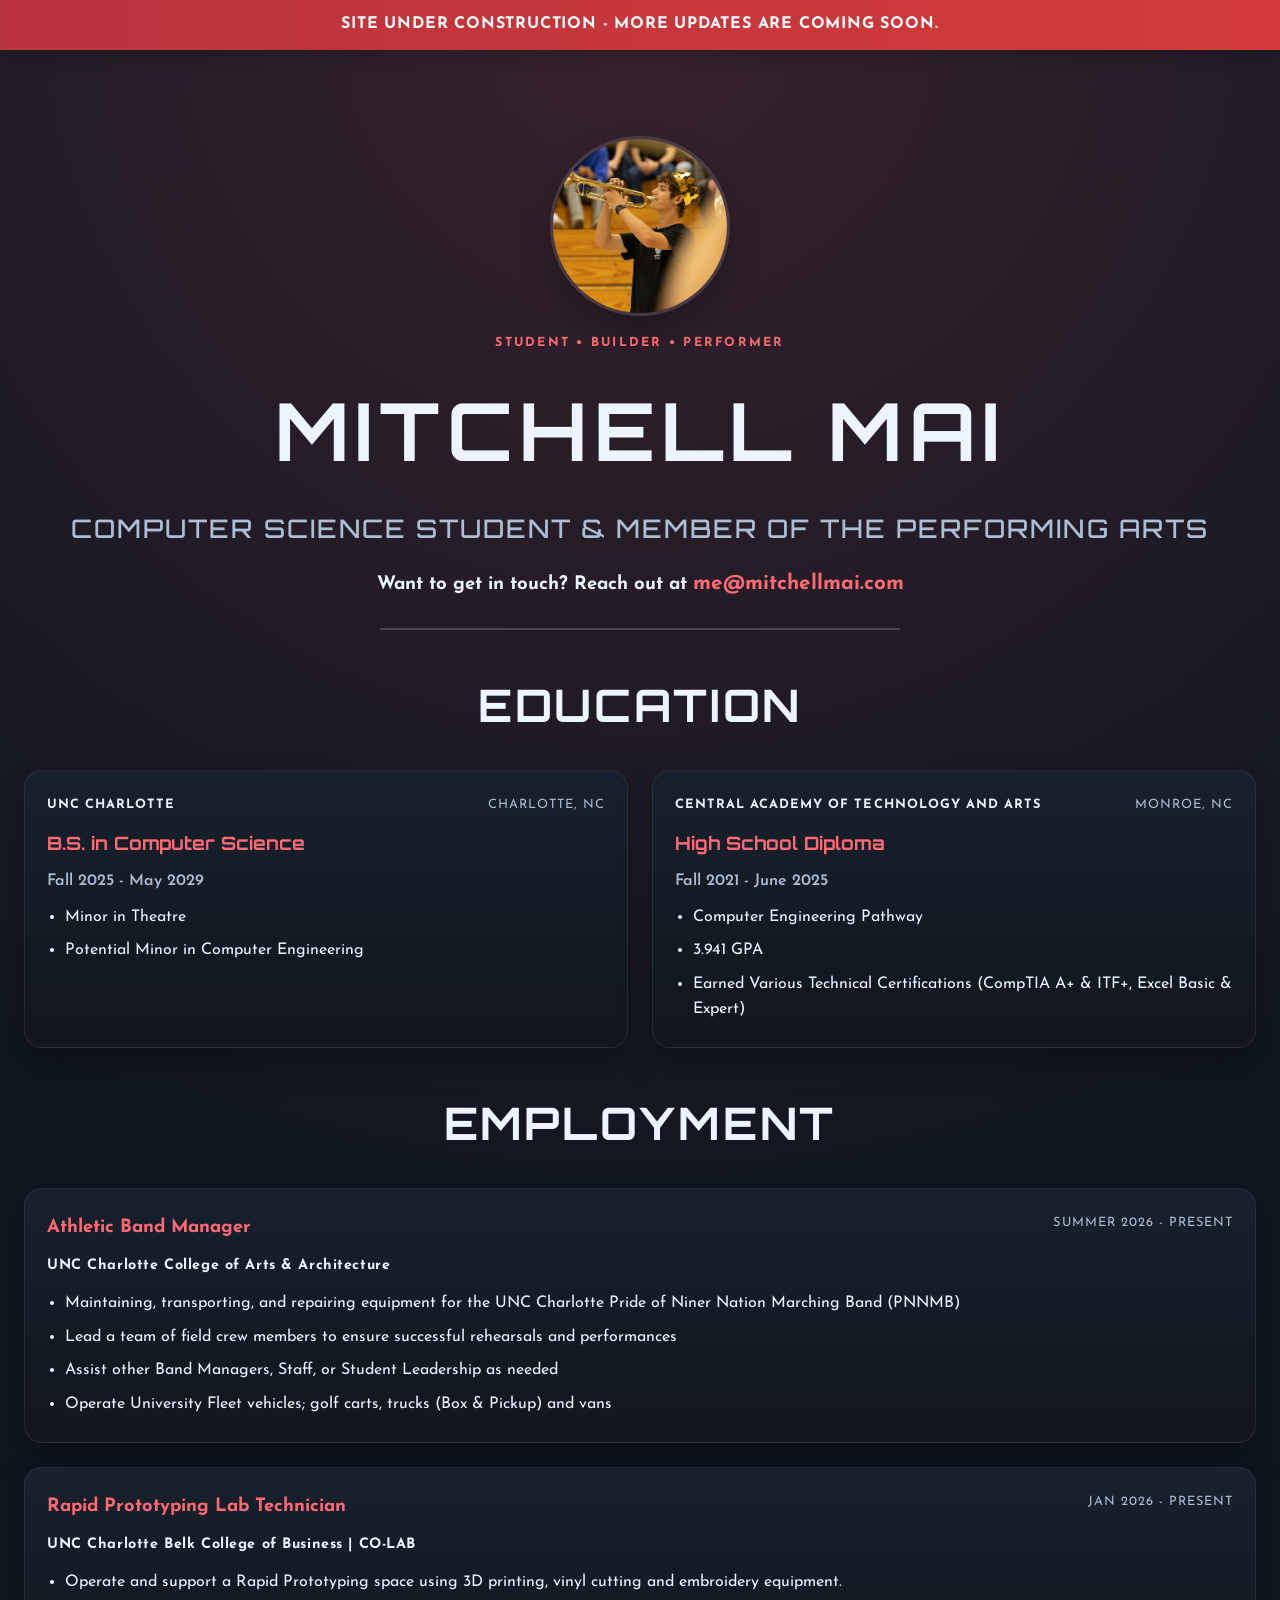
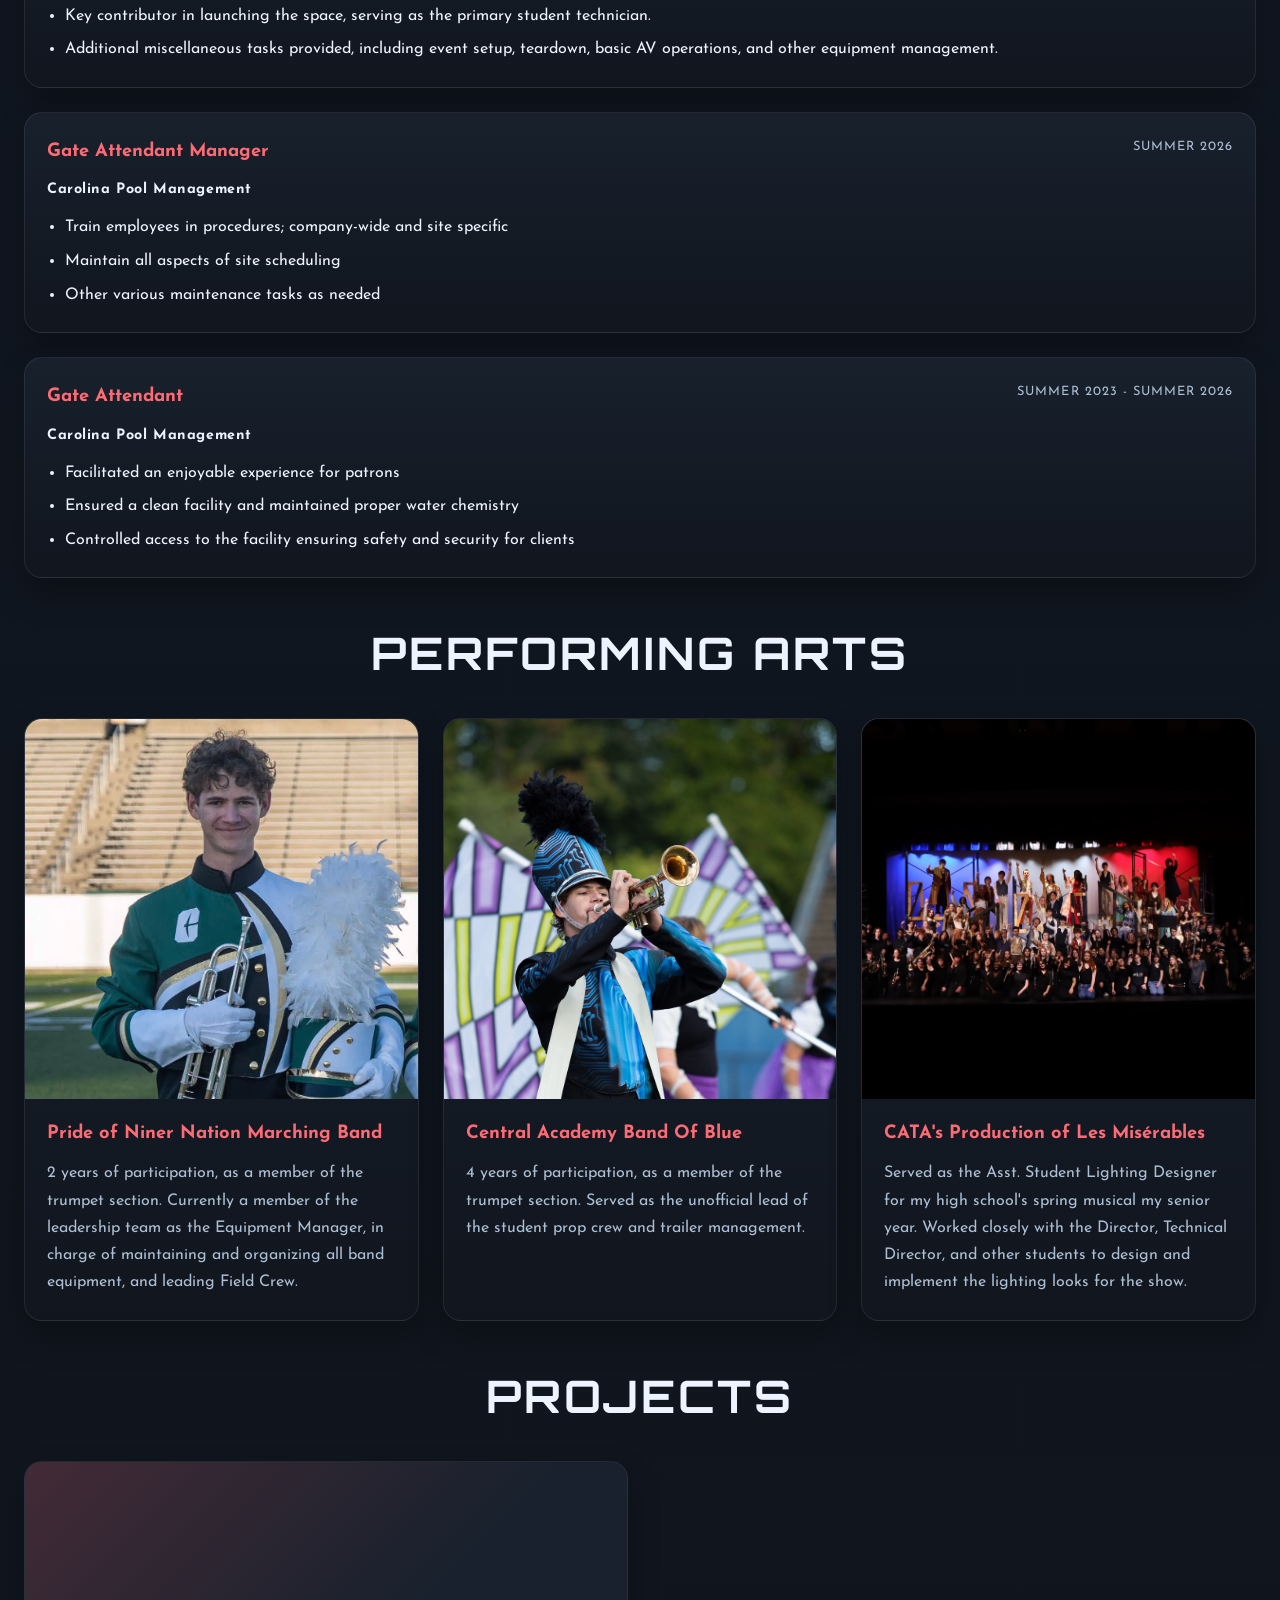
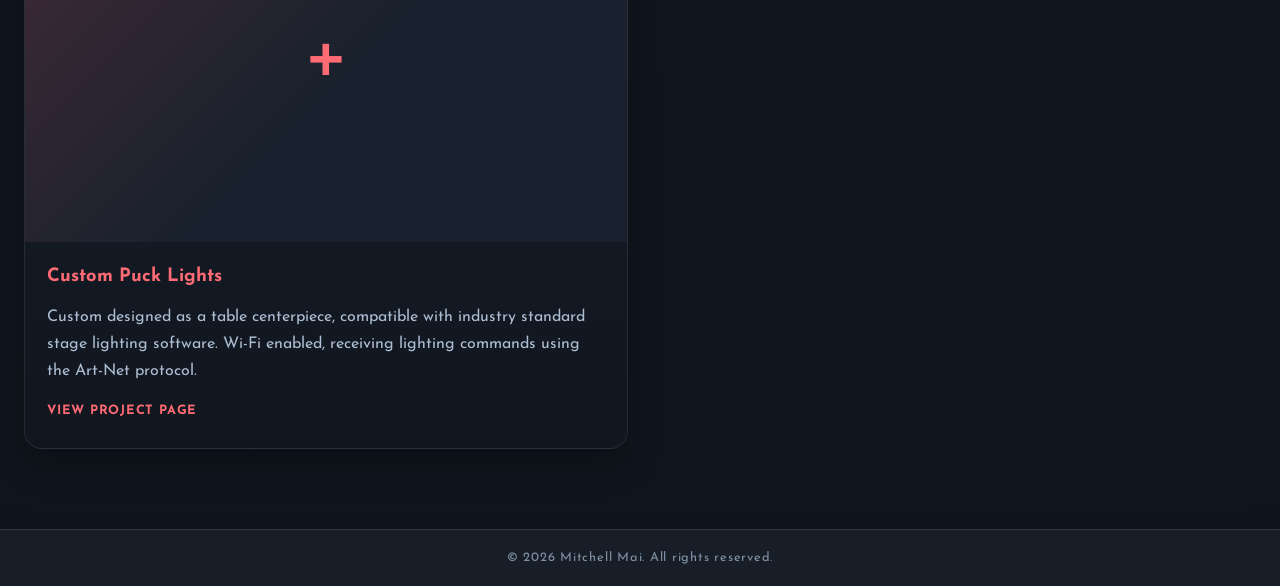
<file: index.html>
<!DOCTYPE html>
<html lang="en">
  <head>
    <meta charset="UTF-8" />
    <meta name="viewport" content="width=device-width, initial-scale=1.0" />
    <title>Mitchell Mai</title>
    <link rel="preconnect" href="https://fonts.googleapis.com" />
    <link rel="preconnect" href="https://fonts.gstatic.com" crossorigin />
    <link href="https://fonts.googleapis.com/css2?family=Josefin+Sans:wght@400;500;600;700&family=Orbitron:wght@400;500;600;700&display=swap" rel="stylesheet" />
    <link rel="stylesheet" href="styles.css" />
  </head>
  <body>
    <div class="construction-banner">
      <strong>Site under construction</strong> - more updates are coming soon.
    </div>

    <main class="container">
      <header class="title text-center">
        <div class="profile-photo-wrap">
          <img src="images/trumpetpfp.jpg" alt="Mitchell Mai portrait" class="profile-photo" />
        </div>
        <p class="eyebrow">Student • Builder • Performer</p>
        <h1>Mitchell Mai</h1>
        <h2>Computer Science Student & Member of the Performing Arts</h2>
        <h3>Want to get in touch? Reach out at <a href="mailto:me@mitchellmai.com">me@mitchellmai.com</a></h3>
        <hr />
      </header>

      <section class="education-section" aria-labelledby="education-heading">
        <div class="section-heading">
          <!-- <span class="section-kicker">Academic Background</span> -->
          <h3 id="education-heading">Education</h3>
        </div>

        <div class="education-grid">
          <article class="education-card">
            <div class="education-meta">
              <span class="school">UNC Charlotte</span>
              <span class="location">Charlotte, NC</span>
            </div>
            <h4>B.S. in Computer Science</h4>
            <p class="date-range">Fall 2025 - May 2029</p>
            <ul>
              <li>Minor in Theatre</li>
              <li>Potential Minor in Computer Engineering</li>
            </ul>
          </article>

          <article class="education-card">
            <div class="education-meta">
              <span class="school">Central Academy of Technology and Arts</span>
              <span class="location">Monroe, NC</span>
            </div>
            <h4>High School Diploma</h4>
            <p class="date-range">Fall 2021 - June 2025</p>
            <ul>
              <li>Computer Engineering Pathway</li>
              <li>3.941 GPA</li>
              <li>Earned Various Technical Certifications (CompTIA A+ & ITF+, Excel Basic & Expert)</li>
            </ul>
          </article>
        </div>
      </section>

      <section class="employment-section" aria-labelledby="employment-heading">
        <div class="section-heading">
          <!-- <span class="section-kicker">Experience</span> -->
          <h3 id="employment-heading">Employment</h3>
        </div>

        <div class="employment-list">
          <article class="experience-card">
            <div class="experience-header">
              <div>
                <h4>Athletic Band Manager</h4>
                <p class="company-name">UNC Charlotte College of Arts & Architecture</p>
              </div>
              <span class="experience-date">Summer 2026 - Present</span>
            </div>
            <ul>
              <li>Maintaining, transporting, and repairing equipment for the UNC Charlotte Pride of Niner Nation Marching Band (PNNMB) </li>
              <li>Lead a team of field crew members to ensure successful rehearsals and performances </li>
              <li>Assist other Band Managers, Staff, or Student Leadership as needed </li>
              <li>Operate University Fleet vehicles; golf carts, trucks (Box & Pickup) and vans </li>
            </ul>
          </article>

          <article class="experience-card">
            <div class="experience-header">
              <div>
                <h4>Rapid Prototyping Lab Technician</h4>
                <p class="company-name">UNC Charlotte Belk College of Business | CO-LAB</p>
              </div>
              <span class="experience-date">Jan 2026 - Present</span>
            </div>
            <ul>
              <li>Operate and support a Rapid Prototyping space using 3D printing, vinyl cutting and embroidery equipment.  </li>
              <li>Key contributor in launching the space, serving as the primary student technician. </li>
              <li>Additional miscellaneous tasks provided, including event setup, teardown, basic AV operations, and other equipment management. </li>
            </ul>
          </article>

          
          <article class="experience-card">
            <div class="experience-header">
              <div>
                <h4>Gate Attendant Manager</h4>
                <p class="company-name">Carolina Pool Management</p>
              </div>
              <span class="experience-date">Summer 2026</span>
            </div>
            <ul>
              <li>Train employees in procedures; company-wide and site specific </li>
              <li>Maintain all aspects of site scheduling </li>
              <li>Other various maintenance tasks as needed </li>
            </ul>
          </article>
          <article class="experience-card">
            <div class="experience-header">
              <div>
                <h4>Gate Attendant</h4>
                <p class="company-name">Carolina Pool Management</p>
              </div>
              <span class="experience-date">Summer 2023 - Summer 2026</span>
            </div>
            <ul>
              <li>Facilitated an enjoyable experience for patrons </li>
              <li>Ensured a clean facility and maintained proper water chemistry </li>
              <li>Controlled access to the facility ensuring safety and security for clients </li>
            </ul>
          </article>
        </div>
      </section>

      <section class="arts-section" aria-labelledby="arts-heading">
        <div class="section-heading">
          <!-- <span class="section-kicker">Creative Work</span> -->
          <h3 id="arts-heading">Performing Arts</h3>
        </div>

        <div class="arts-grid">
          

          <article class="arts-card" zoom-out>
            <img src="images/pnnmb.jpg" alt="marching band uniform photo" class="arts-image" />
            <div class="arts-card-body">
              <h4>Pride of Niner Nation Marching Band</h4>
              <p>2 years of participation, as a member of the trumpet section. Currently a member of the leadership team as the Equipment Manager, in charge of maintaining and organizing all band equipment, and leading Field Crew.</p>
            </div>
          </article>
          <article class="arts-card" zoom-out>
            <img src="images/bob.jpg" alt="marching band uniform photo" class="arts-image" />
            <div class="arts-card-body">
              <h4>Central Academy Band Of Blue</h4>
              <p>4 years of participation, as a member of the trumpet section. Served as the unofficial lead of the student prop crew and trailer management.</p>
            </div>
          </article>
          <article class="arts-card">
            <img src="images/lesmis.JPG" alt="Les Misérables cast & crew" class="arts-image" />
            <div class="arts-card-body">
              <h4>CATA's Production of Les Misérables</h4>
              <p>Served as the Asst. Student Lighting Designer for my high school's spring musical my senior year. Worked closely with the Director, Technical Director, and other students to design and implement the lighting looks for the show.</p>
            </div>
          </article>
        </div>
      </section>

      <section class="projects-section" aria-labelledby="projects-heading">
        <div class="section-heading">
          <!-- <span class="section-kicker">Creative Work</span> -->
          <h3 id="projects-heading">Projects</h3>
        </div>
        <div class="projects-grid">
          <!-- <a class="projects-card project-link" href="projects/project-template.html">
            <div class="projects-card-placeholder" aria-hidden="true">+</div>
            <div class="projects-card-body">
              <h4>Project Details Template</h4>
              <p>A reusable page for documenting a project in more depth.</p>
              <span class="project-link-label">View project page</span>
            </div>
          </a>
           -->
          <a class="projects-card project-link" href="projects/pucklight.html">
            <div class="projects-card-placeholder" aria-hidden="true">+</div>
            <div class="projects-card-body">
              <h4>Custom Puck Lights</h4>
              <p>Custom designed as a table centerpiece, compatible with industry standard stage lighting software. Wi-Fi enabled, receiving lighting commands using the Art-Net protocol.</p>
              <span class="project-link-label">View project page</span>
            </div>
          </a>
        </div>
      </section>
    </main>

    <footer class="copyright-banner">
      &copy; 2026 Mitchell Mai. All rights reserved.
    </footer>
  </body>
</html>
</file>
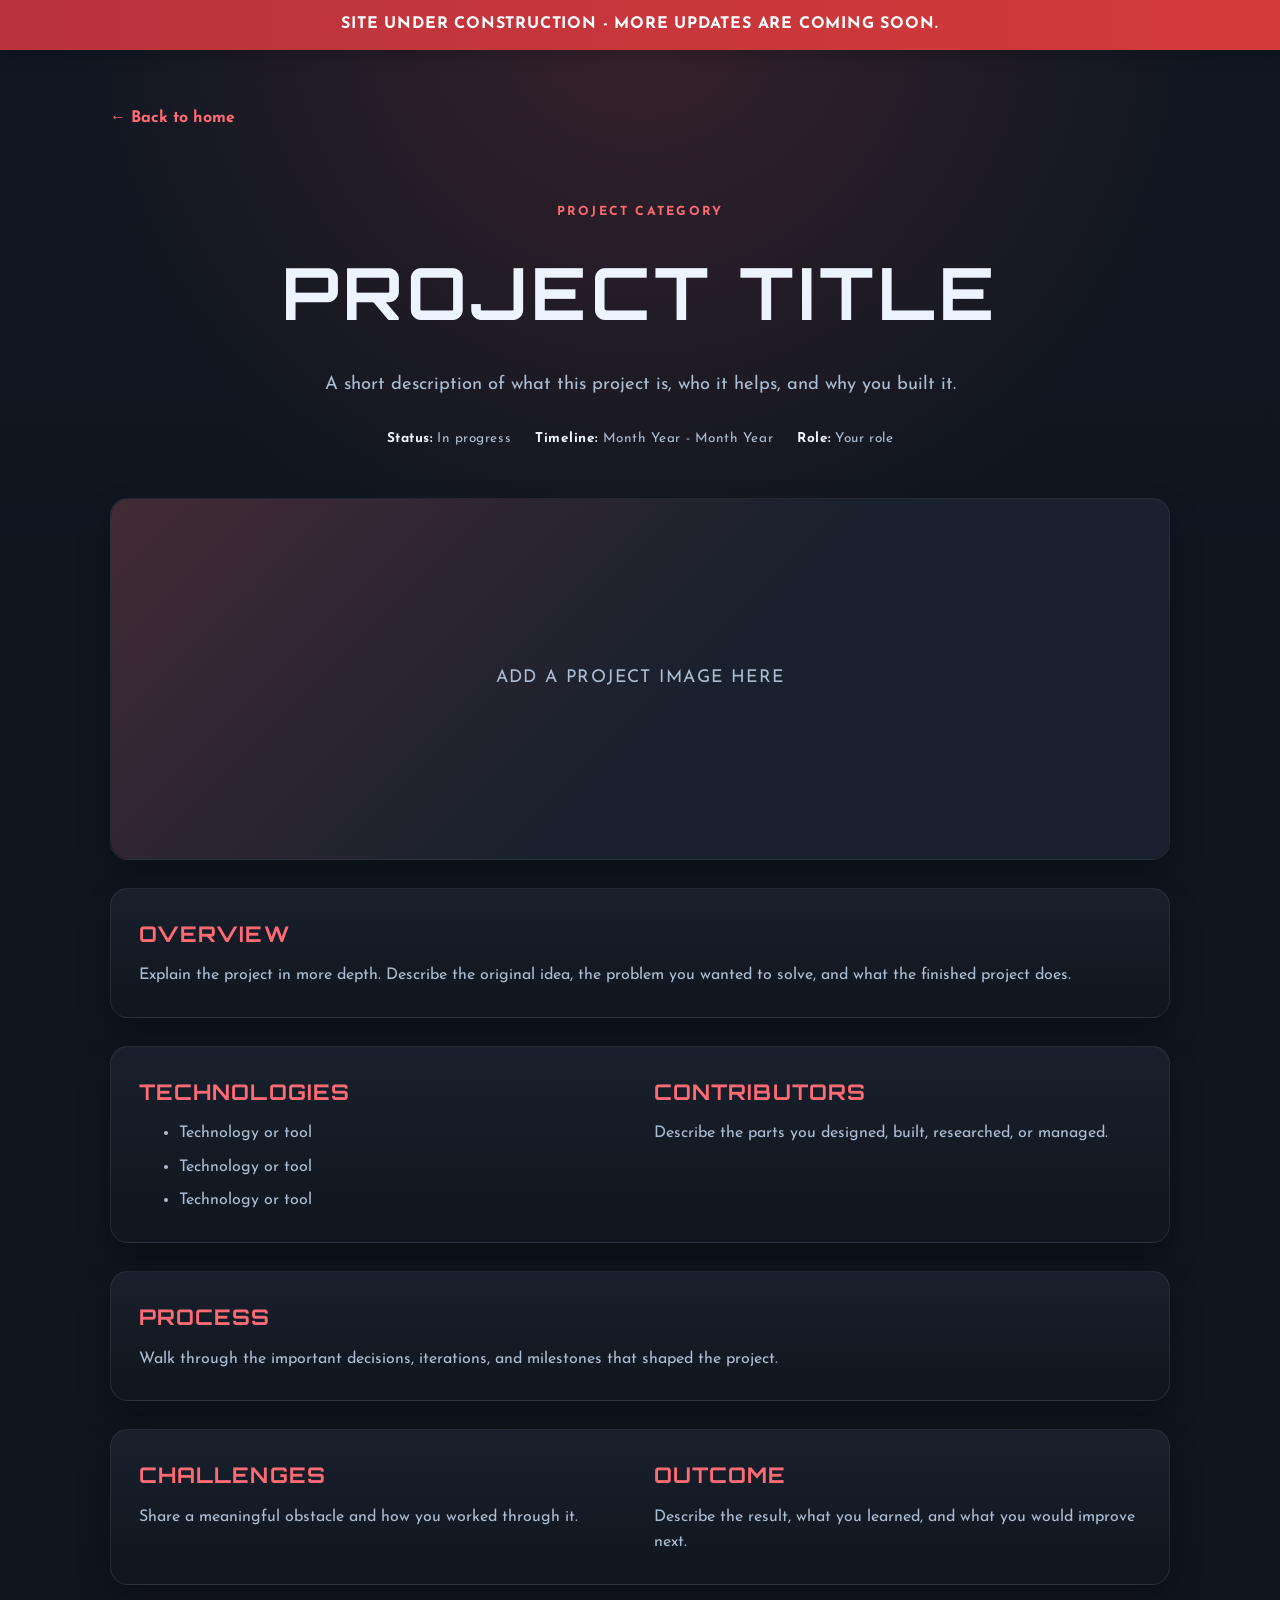
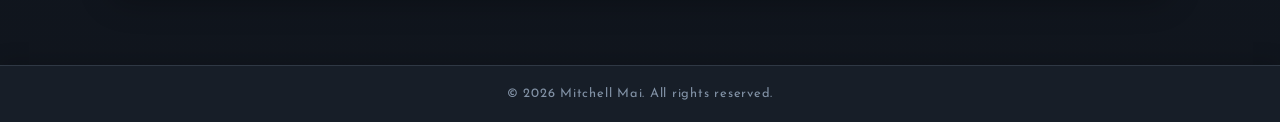
<file: projects/project-template.html>
<!DOCTYPE html>
<html lang="en">
  <head>
    <meta charset="UTF-8" />
    <meta name="viewport" content="width=device-width, initial-scale=1.0" />
    <title>Project Title | Mitchell Mai</title>
    <link rel="preconnect" href="https://fonts.googleapis.com" />
    <link rel="preconnect" href="https://fonts.gstatic.com" crossorigin />
    <link href="https://fonts.googleapis.com/css2?family=Josefin+Sans:wght@400;500;600;700&family=Orbitron:wght@400;500;600;700&display=swap" rel="stylesheet" />
    <link rel="stylesheet" href="../styles.css" />
  </head>
  <body>
    <div class="construction-banner">
      <strong>Site under construction</strong> - more updates are coming soon.
    </div>

    <main class="container project-page">
      <a class="back-link" href="../index.html">&larr; Back to home</a>

      <header class="project-hero">
        <p class="eyebrow">Project Category</p>
        <h1>Project Title</h1>
        <p class="project-summary">A short description of what this project is, who it helps, and why you built it.</p>
        <div class="project-meta">
          <span><strong>Status:</strong> In progress</span>
          <span><strong>Timeline:</strong> Month Year - Month Year</span>
          <span><strong>Role:</strong> Your role</span>
        </div>
      </header>

      <div class="project-content">
        <section class="project-feature" aria-label="Project feature image">
          <div class="project-feature-placeholder">Add a project image here</div>
        </section>

        <section class="project-section">
          <h2>Overview</h2>
          <p>Explain the project in more depth. Describe the original idea, the problem you wanted to solve, and what the finished project does.</p>
        </section>

        <section class="project-section project-two-column">
          <div>
            <h2>Technologies</h2>
            <ul>
              <li>Technology or tool</li>
              <li>Technology or tool</li>
              <li>Technology or tool</li>
            </ul>
          </div>
          <div>
            <h2>Contributors</h2>
            <p>Describe the parts you designed, built, researched, or managed.</p>
          </div>
        </section>

        <section class="project-section">
          <h2>Process</h2>
          <p>Walk through the important decisions, iterations, and milestones that shaped the project.</p>
        </section>

        <section class="project-section project-two-column">
          <div>
            <h2>Challenges</h2>
            <p>Share a meaningful obstacle and how you worked through it.</p>
          </div>
          <div>
            <h2>Outcome</h2>
            <p>Describe the result, what you learned, and what you would improve next.</p>
          </div>
        </section>
      </div>
    </main>

    <footer class="copyright-banner">
      &copy; 2026 Mitchell Mai. All rights reserved.
    </footer>
  </body>
</html>
</file>
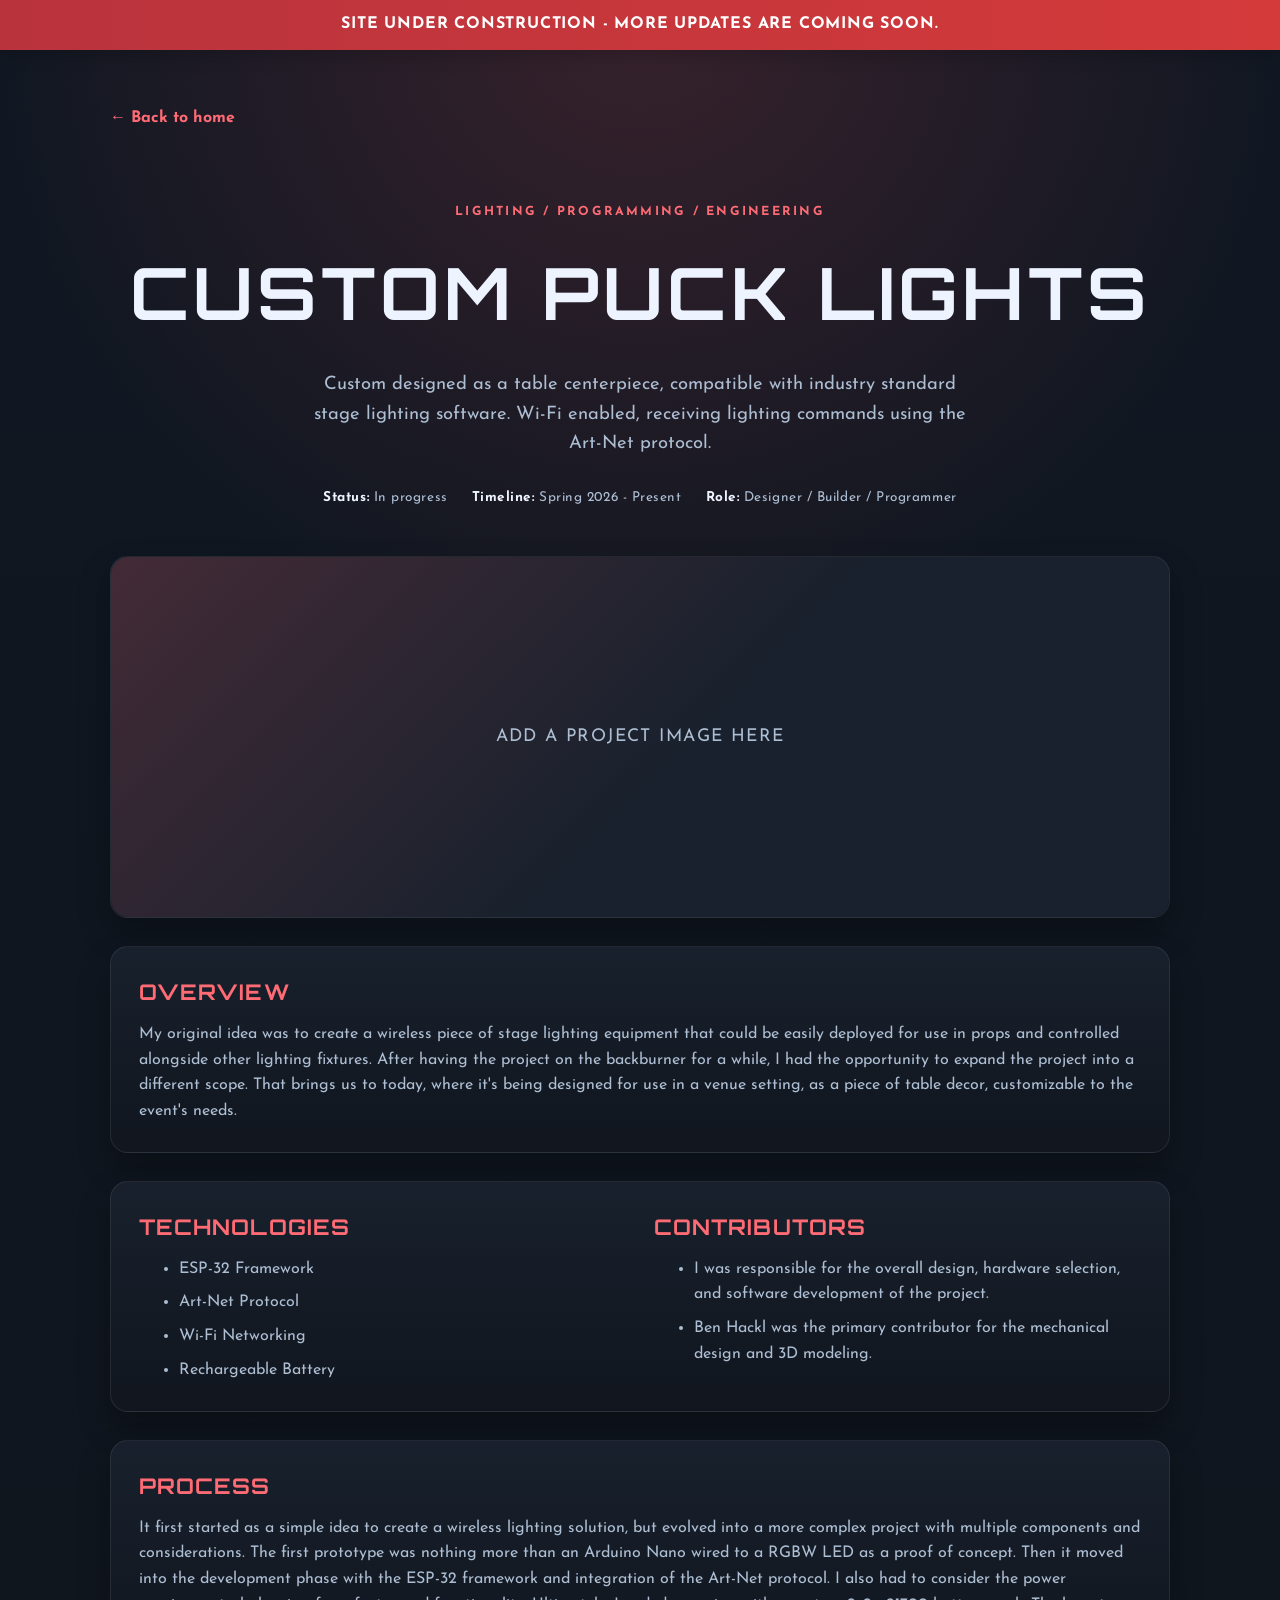
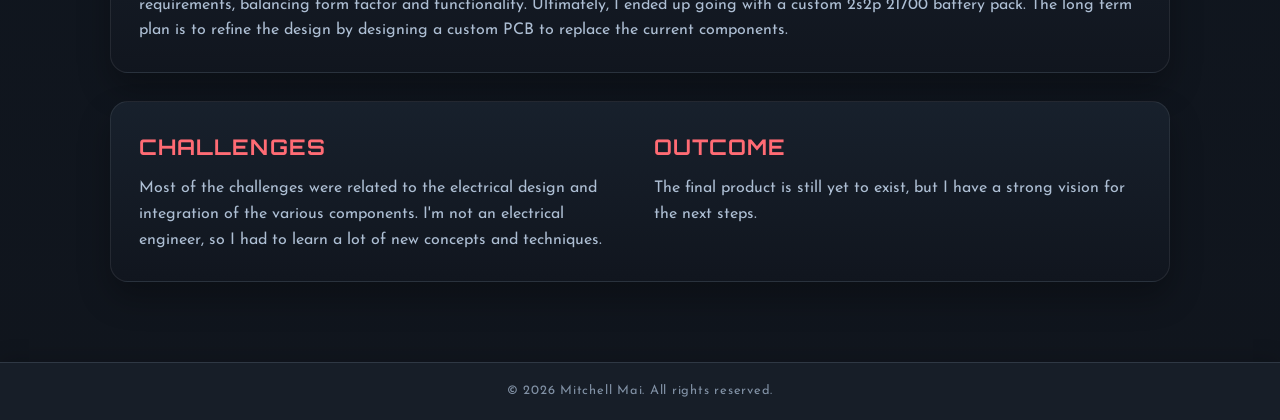
<file: projects/pucklight.html>
<!DOCTYPE html>
<html lang="en">
  <head>
    <meta charset="UTF-8" />
    <meta name="viewport" content="width=device-width, initial-scale=1.0" />
    <title>Custom Puck Lights | Mitchell Mai</title>
    <link rel="preconnect" href="https://fonts.googleapis.com" />
    <link rel="preconnect" href="https://fonts.gstatic.com" crossorigin />
    <link href="https://fonts.googleapis.com/css2?family=Josefin+Sans:wght@400;500;600;700&family=Orbitron:wght@400;500;600;700&display=swap" rel="stylesheet" />
    <link rel="stylesheet" href="../styles.css" />
  </head>
  <body>
    <div class="construction-banner">
      <strong>Site under construction</strong> - more updates are coming soon.
    </div>

    <main class="container project-page">
      <a class="back-link" href="../index.html">&larr; Back to home</a>

      <header class="project-hero">
        <p class="eyebrow">Lighting / Programming / Engineering</p>
        <h1>Custom Puck Lights</h1>
        <p class="project-summary">Custom designed as a table centerpiece, compatible with industry standard stage lighting software. Wi-Fi enabled, receiving lighting commands using the Art-Net protocol.</p>
        <div class="project-meta">
          <span><strong>Status:</strong> In progress</span>
          <span><strong>Timeline:</strong> Spring 2026 - Present</span>
          <span><strong>Role:</strong> Designer / Builder / Programmer</span>
        </div>
      </header>

      <div class="project-content">
        <section class="project-feature" aria-label="Project feature image">
          <div class="project-feature-placeholder">Add a project image here</div>
        </section>

        <section class="project-section">
          <h2>Overview</h2>
          <p>My original idea was to create a wireless piece of stage lighting equipment that could be easily deployed for use in props and controlled alongside other lighting fixtures. After having the project on the backburner for a while, I had the opportunity to expand the project into a different scope. That brings us to today, where it's being designed for use in a venue setting, as a piece of table decor, customizable to the event's needs.</p>
        </section>

        <section class="project-section project-two-column">
          <div>
            <h2>Technologies</h2>
            <ul>
              <li>ESP-32 Framework</li>
              <li>Art-Net Protocol</li>
              <li>Wi-Fi Networking</li>
              <li>Rechargeable Battery</li>
            </ul>
          </div>
          <div>
            <h2>Contributors</h2>
            <ul>
              <li>I was responsible for the overall design, hardware selection, and software development of the project.</li>
              <li>Ben Hackl was the primary contributor for the mechanical design and 3D modeling.</li>
            </ul>
          </div>
        </section>

        <section class="project-section">
          <h2>Process</h2>
          <p>It first started as a simple idea to create a wireless lighting solution, but evolved into a more complex project with multiple components and considerations. The first prototype was nothing more than an Arduino Nano wired to a RGBW LED as a proof of concept. Then it moved into the development phase with the ESP-32 framework and integration of the Art-Net protocol. I also had to consider the power requirements, balancing form factor and functionality. Ultimately, I ended up going with a custom 2s2p 21700 battery pack. The long term plan is to refine the design by designing a custom PCB to replace the current components.</p>
        </section>

        <section class="project-section project-two-column">
          <div>
            <h2>Challenges</h2>
            <p>Most of the challenges were related to the electrical design and integration of the various components. I'm not an electrical engineer, so I had to learn a lot of new concepts and techniques.</p>
          </div>
          <div>
            <h2>Outcome</h2>
            <p>The final product is still yet to exist, but I have a strong vision for the next steps.</p>
          </div>
        </section>
      </div>
    </main>

    <footer class="copyright-banner">
      &copy; 2026 Mitchell Mai. All rights reserved.
    </footer>
  </body>
</html>
</file>
<file: styles.css>
:root {
  --bg: #10151d;
  --bg-soft: #18212d;
  --panel: rgba(24, 33, 45, 0.9);
  --panel-border: rgba(255, 255, 255, 0.08);
  --text: #edf3ff;
  --muted: #adbed3;
  --accent: #db4d57;
  --accent-strong: #ff6b74;
  --shadow: rgba(0, 0, 0, 0.28);
}

* {
  box-sizing: border-box;
}

html {
  scroll-behavior: smooth;
}

body {
  margin: 0;
  background:
    radial-gradient(circle at top, rgba(219, 77, 87, 0.2), transparent 32%),
    linear-gradient(180deg, #0f1722 0%, #10151d 100%);
  color: var(--text);
  font-family: 'Josefin Sans', sans-serif;
  line-height: 1.6;
}

img {
  max-width: 100%;
}

.construction-banner {
  position: sticky;
  top: 0;
  z-index: 1000;
  width: 100%;
  background: linear-gradient(90deg, #b9333d, #d43a3a);
  color: #fff;
  text-align: center;
  padding: 12px 16px;
  font-weight: 700;
  letter-spacing: 0.05em;
  text-transform: uppercase;
  box-shadow: 0 6px 18px rgba(0, 0, 0, 0.18);
}

.copyright-banner {
  width: 100%;
  background: #171e28;
  border-top: 1px solid rgba(173, 190, 211, 0.16);
  color: #8292a6;
  padding: 18px 16px;
  text-align: center;
  font-size: 0.8rem;
  letter-spacing: 0.06em;
  box-shadow: 0 -6px 18px rgba(0, 0, 0, 0.12);
}

.container {
  width: min(1280px, calc(100% - 48px));
  margin: 0 auto;
  padding: 56px 0 80px;
}

.title {
  margin-top: 30px;
  margin-bottom: 32px;
  text-align: center;
}

.profile-photo-wrap {
  display: flex;
  justify-content: center;
  margin-bottom: 18px;
}

.profile-photo {
  width: 180px;
  height: 180px;
  object-fit: cover;
  border-radius: 50%;
  border: 3px solid rgba(255, 255, 255, 0.12);
  box-shadow: 0 18px 32px rgba(0, 0, 0, 0.25);
}

.eyebrow {
  margin: 0 0 12px;
  color: var(--accent-strong);
  text-transform: uppercase;
  font-size: 0.78rem;
  letter-spacing: 0.18em;
  font-weight: 700;
  text-align: center;
}

.title h1,
.title h2,
.section-heading h3,
.education-card h4 {
  font-family: 'Orbitron', sans-serif;
}

.title h1 {
  margin: 0;
  font-size: clamp(2.5rem, 7vw, 5rem);
  letter-spacing: 0.08em;
  text-transform: uppercase;
  text-align: center;
}

.title h2 {
  margin: 14px 0 18px;
  font-size: clamp(1.0rem, 2.5vw, 1.6rem);
  color: var(--muted);
  font-weight: 500;
  letter-spacing: 0.08em;
  text-transform: uppercase;
  text-align: center;
}

.title a {
  color: var(--accent-strong);
  text-decoration: none;
  font-size: 1.3rem;
  font-weight: 700;
  transition: color 0.2s ease, opacity 0.2s ease;
  display: inline-block;
  text-align: center;
}

.title a:hover {
  color: #fff;
}

.title hr {
  width: min(520px, 75%);
  margin: 28px auto 0;
  border: 0;
  border-top: 2px solid rgba(255, 255, 255, 0.18);
}

.education-section,
.employment-section,
.arts-section {
  margin-top: 40px;
}
.projects-section {
  margin-top: 40px;
}

.section-heading {
  text-align: center;
  margin-bottom: 28px;
}

.section-kicker {
  display: inline-block;
  margin-bottom: 8px;
  color: var(--accent-strong);
  text-transform: uppercase;
  font-size: 0.75rem;
  font-weight: 700;
  letter-spacing: 0.12em;
}

.section-heading h3 {
  margin: 0;
  font-size: clamp(1.8rem, 4vw, 2.8rem);
  letter-spacing: 0.06em;
  text-transform: uppercase;
}

.education-grid {
  display: grid;
  grid-template-columns: repeat(auto-fit, minmax(360px, 1fr));
  gap: 24px;
}

.education-card,
.experience-card,
.arts-card,
.projects-card {
  background: linear-gradient(180deg, rgba(24,33,45,0.98), rgba(17,22,31,0.98));
  border: 1px solid var(--panel-border);
  border-radius: 18px;
  padding: 24px 22px;
  box-shadow: 0 16px 32px var(--shadow);
}

.education-meta {
  display: flex;
  flex-wrap: wrap;
  justify-content: space-between;
  gap: 8px 16px;
  margin-bottom: 12px;
  color: var(--muted);
  font-size: 0.8rem;
  letter-spacing: 0.08em;
  text-transform: uppercase;
}

.school,
.company-name {
  color: var(--text);
  font-weight: 700;
}

.education-card h4,
.experience-card h4,
.arts-card h4,
.projects-card h4 {
  margin: 0 0 12px;
  font-size: 1.15rem;
  color: var(--accent-strong);
}

.education-card ul,
.experience-card ul {
  margin: 0;
  padding-left: 18px;
  color: var(--text);
}

.education-card li + li,
.experience-card li + li {
  margin-top: 8px;
}

.date-range {
  margin: 0 0 10px;
  color: var(--muted);
  font-weight: 600;
}

.employment-list {
  display: grid;
  gap: 24px;
  grid-template-columns: 1fr;
}

.arts-grid {
  display: grid;
  grid-template-columns: repeat(auto-fit, minmax(320px, 1fr));
  gap: 24px;
  max-width: 1350px;
  margin: 0 auto;
}

.arts-card {
  overflow: hidden;
  padding: 0;
  min-height: 480px;
}

.arts-image {
  display: block;
  width: 100%;
  height: 380px;
  object-fit: cover;
}

.arts-card.zoom-out .arts-image {
  transform: scale(.7);
  transform-origin: center;
}

.arts-card-body {
  padding: 20px 22px 24px;
}

.arts-card p {
  margin: 0;
  color: var(--muted);
  line-height: 1.7;
}

.experience-header {
  display: flex;
  justify-content: space-between;
  align-items: flex-start;
  gap: 16px;
  margin-bottom: 14px;
}

.company-name {
  margin: 0;
  font-size: 0.9rem;
  letter-spacing: 0.04em;
}

.experience-date {
  white-space: nowrap;
  color: var(--muted);
  font-size: 0.8rem;
  letter-spacing: 0.08em;
  text-transform: uppercase;
}

.projects-grid {
  display: grid;
  grid-template-columns: repeat(2, minmax(0, 1fr));
  gap: 24px;
  max-width: 1350px;
  margin: 0 auto;
}

.projects-card {
  overflow: hidden;
  padding: 0;
  min-height: 480px;
}

.project-link {
  display: block;
  color: inherit;
  text-decoration: none;
  transition: transform 0.2s ease, border-color 0.2s ease;
}

.project-link:hover,
.project-link:focus-visible {
  transform: translateY(-6px);
  border-color: var(--accent-strong);
}

.projects-card-placeholder {
  display: grid;
  place-items: center;
  height: 380px;
  background:
    linear-gradient(135deg, rgba(219, 77, 87, 0.22), transparent 55%),
    var(--bg-soft);
  color: var(--accent-strong);
  font-family: 'Orbitron', sans-serif;
  font-size: 5rem;
  font-weight: 400;
}

.projects-image {
  display: block;
  width: 100%;
  height: 380px;
  object-fit: cover;
}

.projects-card.zoom-out .projects-image {
  transform: scale(.7);
  transform-origin: center;
}

.projects-card-body {
  padding: 20px 22px 24px;
}

.projects-card p {
  margin: 0;
  color: var(--muted);
  line-height: 1.7;
}

.project-link-label {
  display: inline-block;
  margin-top: 16px;
  color: var(--accent-strong);
  font-weight: 700;
  letter-spacing: 0.06em;
  text-transform: uppercase;
  font-size: 0.8rem;
}

.project-page {
  max-width: 1060px;
}

.back-link {
  display: inline-block;
  color: var(--accent-strong);
  font-weight: 700;
  text-decoration: none;
  transition: color 0.2s ease;
}

.back-link:hover,
.back-link:focus-visible {
  color: var(--text);
}

.project-hero {
  padding: 72px 0 48px;
  text-align: center;
}

.project-hero h1 {
  margin: 0;
  font-family: 'Orbitron', sans-serif;
  font-size: clamp(2.2rem, 6vw, 4.5rem);
  letter-spacing: 0.06em;
  text-transform: uppercase;
}

.project-summary {
  max-width: 680px;
  margin: 20px auto 28px;
  color: var(--muted);
  font-size: 1.15rem;
}

.project-meta {
  display: flex;
  flex-wrap: wrap;
  justify-content: center;
  gap: 10px 24px;
  color: var(--muted);
  font-size: 0.85rem;
  letter-spacing: 0.04em;
}

.project-meta strong {
  color: var(--text);
}

.project-content {
  display: grid;
  gap: 28px;
}

.project-feature,
.project-section {
  background: linear-gradient(180deg, rgba(24,33,45,0.98), rgba(17,22,31,0.98));
  border: 1px solid var(--panel-border);
  border-radius: 18px;
  box-shadow: 0 16px 32px var(--shadow);
}

.project-feature-placeholder {
  display: grid;
  min-height: 360px;
  place-items: center;
  padding: 24px;
  background:
    linear-gradient(135deg, rgba(219, 77, 87, 0.22), transparent 55%),
    var(--bg-soft);
  border-radius: 18px;
  color: var(--muted);
  font-size: 1.1rem;
  letter-spacing: 0.08em;
  text-align: center;
  text-transform: uppercase;
}

.project-section {
  padding: 28px;
}

.project-section h2 {
  margin: 0 0 12px;
  color: var(--accent-strong);
  font-family: 'Orbitron', sans-serif;
  font-size: 1.35rem;
  letter-spacing: 0.05em;
  text-transform: uppercase;
}

.project-section p,
.project-section ul {
  margin: 0;
}

.project-section p,
.project-section li {
  color: var(--muted);
}

.project-section li + li {
  margin-top: 8px;
}

.project-two-column {
  display: grid;
  grid-template-columns: repeat(2, minmax(0, 1fr));
  gap: 28px;
}

@media (max-width: 640px) {
  .container {
    width: min(100% - 20px, 1100px);
    padding-top: 36px;
  }

  .title {
    margin-top: 12px;
  }

  .education-card,
  .experience-card {
    padding: 20px 18px;
  }

  .education-meta,
  .experience-header {
    flex-direction: column;
    align-items: flex-start;
  }

  .experience-date {
    white-space: normal;
  }

  .projects-grid {
    grid-template-columns: 1fr;
  }

  .project-hero {
    padding: 52px 0 36px;
  }

  .project-section {
    padding: 22px 18px;
  }

  .project-two-column {
    grid-template-columns: 1fr;
  }
}
</file>
